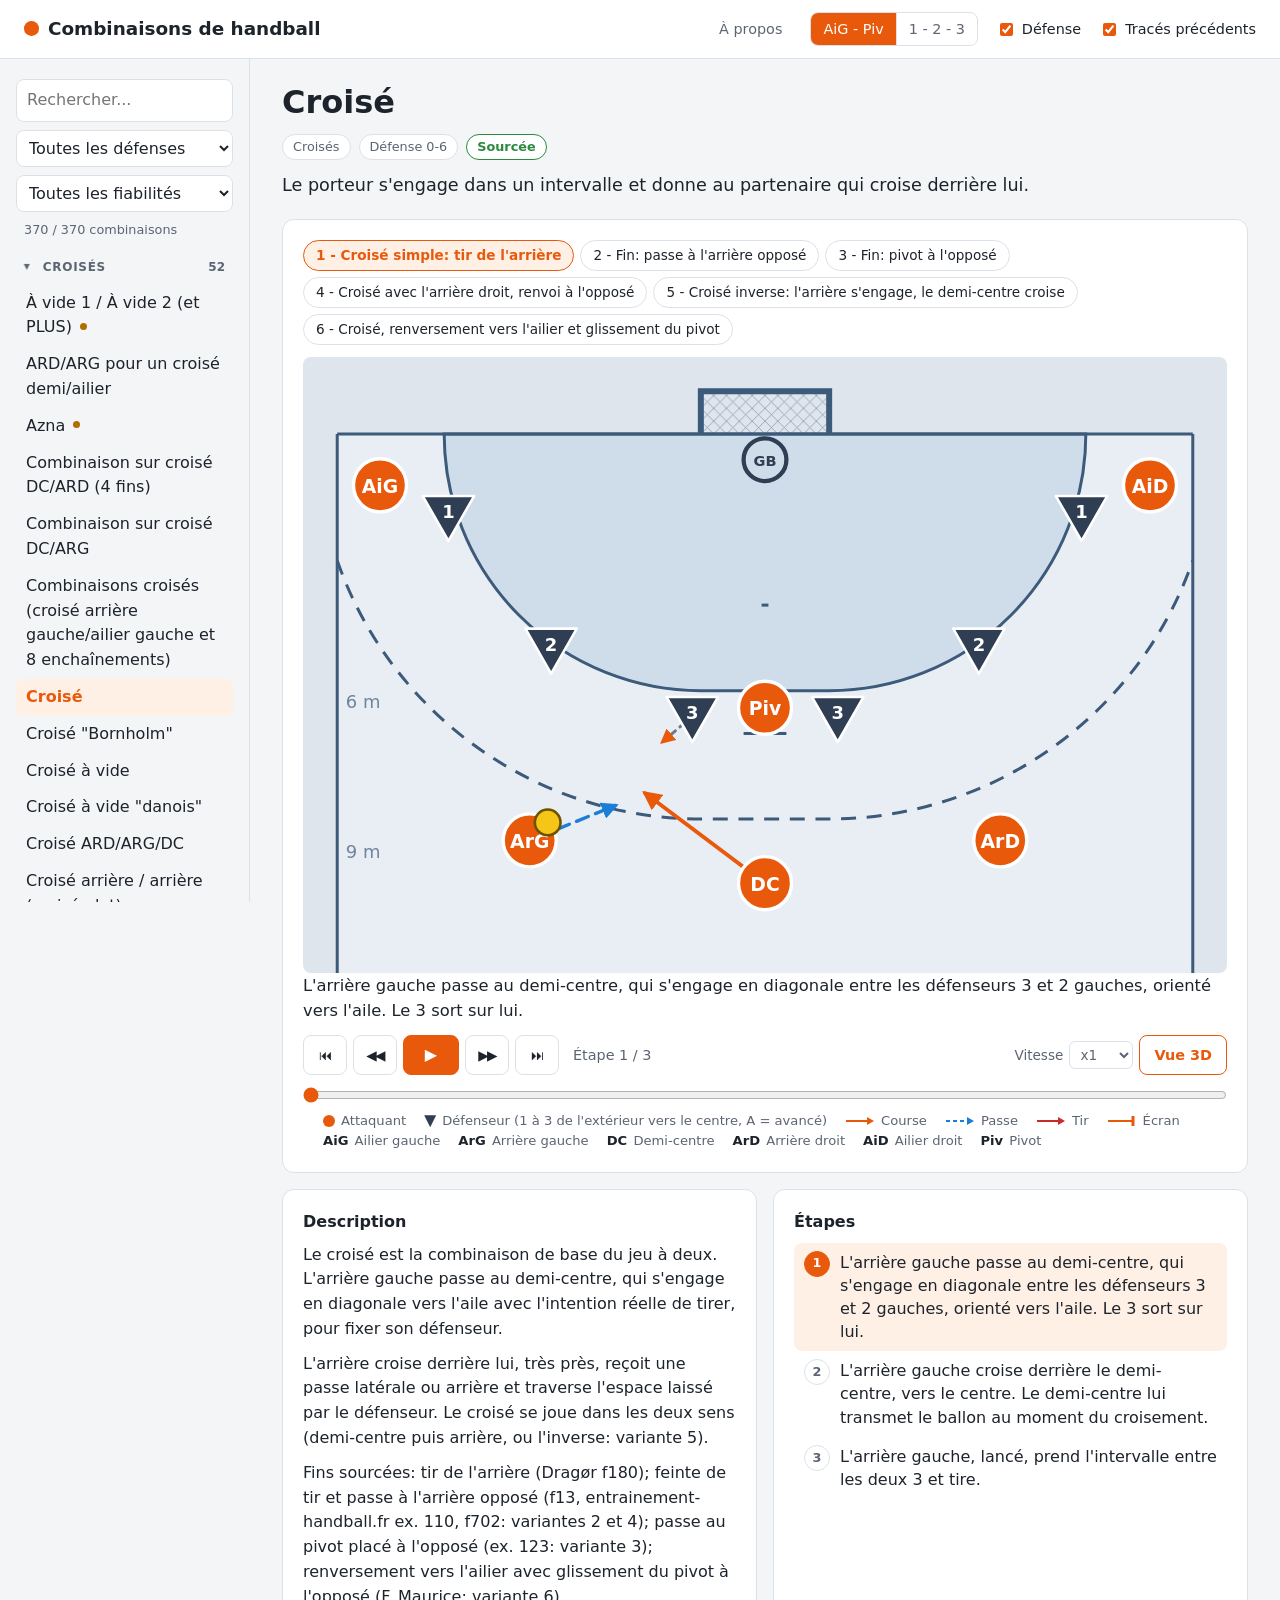
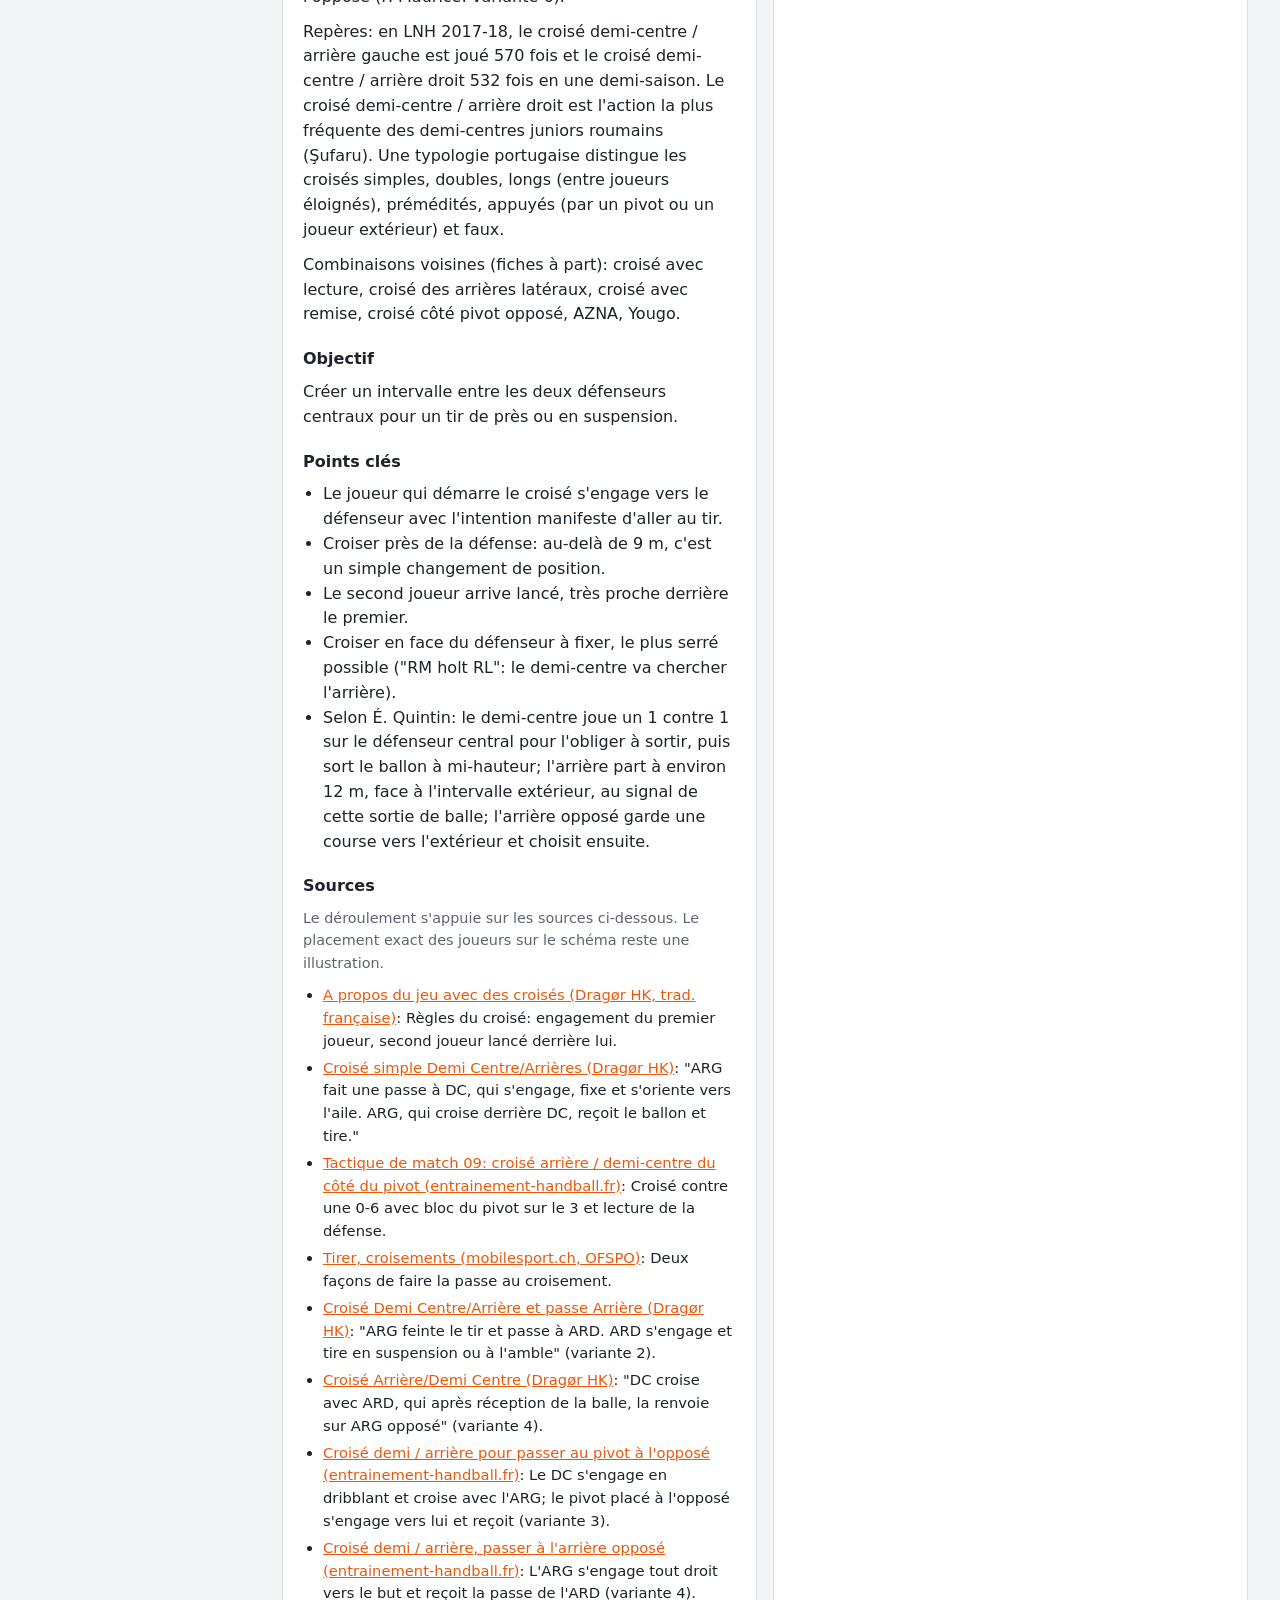
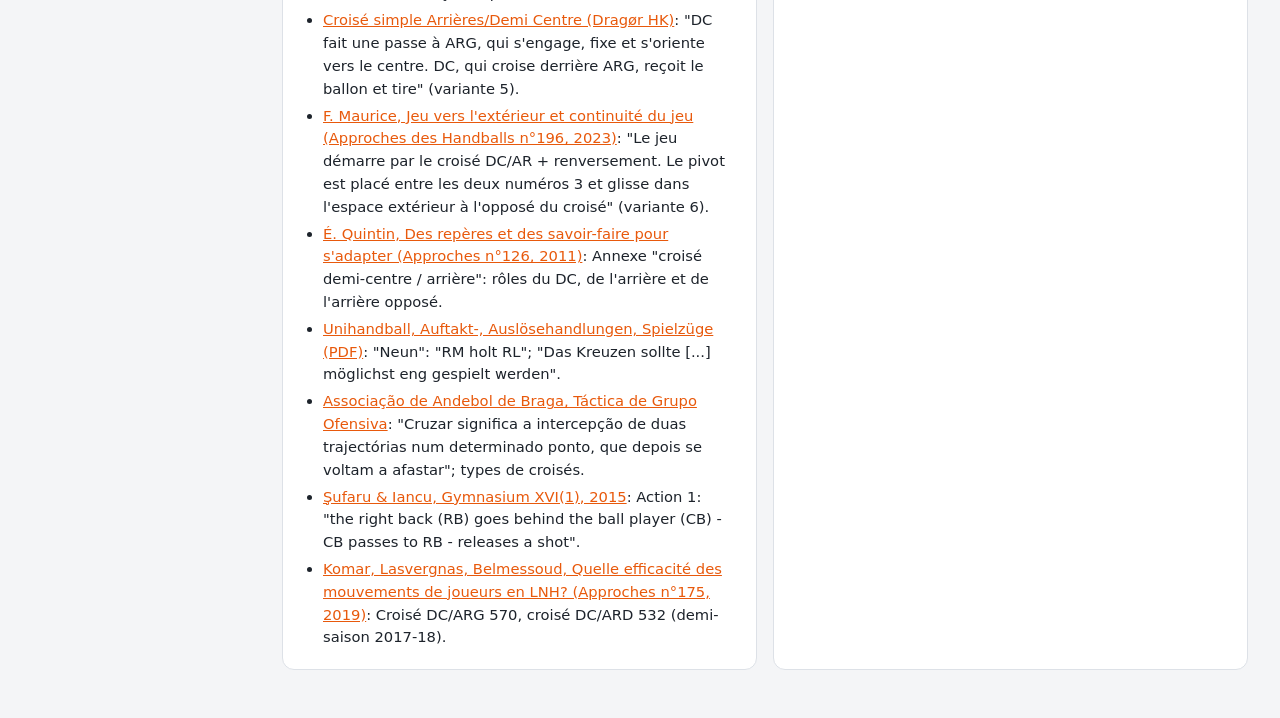
<file: index.html>
<!doctype html>
<html lang="fr">
<head>
  <meta charset="utf-8">
  <meta name="viewport" content="width=device-width, initial-scale=1">
  <title>Combinaisons de handball</title>
  <meta name="description" content="Répertoire des combinaisons d'attaque en handball, avec schémas animés étape par étape.">
  <link rel="icon" href="data:image/svg+xml,<svg xmlns='http://www.w3.org/2000/svg' viewBox='0 0 32 32'><circle cx='16' cy='16' r='14' fill='%23e8590c'/><path d='M4 16h24M16 2c5 4 5 24 0 28M16 2c-5 4-5 24 0 28' stroke='white' stroke-width='2' fill='none'/></svg>">
  <link rel="stylesheet" href="css/style.css">
</head>
<body>
  <header class="entete">
    <button type="button" id="ouvrir-menu" class="bouton-menu" aria-controls="menu" aria-expanded="false">
      <svg viewBox="0 0 20 20" aria-hidden="true"><path d="M3 5h14M3 10h14M3 15h14"/></svg>
      Combinaisons
    </button>
    <h1><a href="./" data-route="">Combinaisons de handball</a></h1>
    <div class="options">
      <a class="lien-a-propos" href="#a-propos" data-route="a-propos">À propos</a>
      <div class="bascule" role="group" aria-label="Libellés des joueurs">
        <button type="button" data-libelles="postes">AiG - Piv</button>
        <button type="button" data-libelles="numeros">1 - 2 - 3</button>
      </div>
      <label class="case"><input type="checkbox" id="opt-defense"> Défense</label>
      <label class="case"><input type="checkbox" id="opt-traces"> <span class="long">Tracés précédents</span><span class="court">Tracés</span></label>
    </div>
  </header>

  <div class="mise-en-page">
    <nav class="menu" id="menu" aria-label="Combinaisons">
      <div class="menu-entete">
        <span>Combinaisons</span>
        <button type="button" id="fermer-menu" aria-label="Fermer la liste">
          <svg viewBox="0 0 20 20" aria-hidden="true"><path d="M5 5l10 10M15 5L5 15"/></svg>
        </button>
      </div>
      <input type="search" id="recherche" placeholder="Rechercher..." aria-label="Rechercher une combinaison">
      <select id="filtre-defense" aria-label="Filtrer par défense">
        <option value="">Toutes les défenses</option>
      </select>
      <select id="filtre-fiabilite" aria-label="Filtrer par fiabilité">
        <option value="">Toutes les fiabilités</option>
        <option value="sourcee">Sourcées</option>
        <option value="partielle">Partiellement sourcées</option>
        <option value="a-verifier">À vérifier</option>
      </select>
      <p id="compteur-liste" class="compteur-liste"></p>
      <div id="liste"></div>
      <a class="lien-a-propos-menu" href="#a-propos" data-route="a-propos">À propos du site</a>
    </nav>

    <main class="contenu">
      <div id="vue-fiche">
      <div class="titre-bloc">
        <h2 id="titre"></h2>
        <p id="alias" class="alias"></p>
        <div id="meta" class="meta"></div>
        <p id="resume" class="resume"></p>
      </div>

      <section class="carte schema-carte" aria-label="Schéma animé">
        <div id="variantes" class="variantes" role="group" aria-label="Variantes"></div>
        <svg id="schema" viewBox="-10.8 -1.8 21.6 14.4" role="img" aria-label="Schéma de la combinaison sur un demi-terrain"></svg>
        <p id="texte-etape" class="texte-etape" aria-live="polite"></p>
        <div class="controles">
          <button type="button" id="debut" aria-label="Revenir au début" title="Début (Origine)">⏮</button>
          <button type="button" id="precedent" aria-label="Étape précédente" title="Étape précédente (flèche gauche)">◀◀</button>
          <button type="button" id="lecture" class="principal" aria-label="Lecture" title="Lecture / pause (Espace)">▶</button>
          <button type="button" id="suivant" aria-label="Étape suivante" title="Étape suivante (flèche droite)">▶▶</button>
          <button type="button" id="fin" aria-label="Aller à la fin" title="Fin (Fin)">⏭</button>
          <span id="compteur" class="compteur"></span>
          <label class="vitesse">Vitesse
            <select id="vitesse">
              <option value="0.5">x0,5</option>
              <option value="1">x1</option>
              <option value="1.5">x1,5</option>
              <option value="2">x2</option>
            </select>
          </label>
          <a id="lien-3d" class="bouton-3d" href="3d.html" title="Voir la combinaison en 3D, avec une caméra libre">Vue 3D</a>
        </div>
        <input type="range" id="curseur" min="0" max="1" step="0.001" value="0" aria-label="Position dans l'animation">
        <ul class="legende">
          <li><span class="sym att"></span> Attaquant</li>
          <li><span class="sym def"></span> Défenseur (1 à 3 de l'extérieur vers le centre, A = avancé)</li>
          <li><svg viewBox="0 0 30 10"><line x1="1" y1="5" x2="24" y2="5" class="l-course"/><path d="M22 1 L29 5 L22 9z" class="l-course-f"/></svg> Course</li>
          <li><svg viewBox="0 0 30 10"><line x1="1" y1="5" x2="24" y2="5" class="l-passe"/><path d="M22 1 L29 5 L22 9z" class="l-passe-f"/></svg> Passe</li>
          <li><svg viewBox="0 0 30 10"><line x1="1" y1="5" x2="24" y2="5" class="l-tir"/><path d="M22 1 L29 5 L22 9z" class="l-tir-f"/></svg> Tir</li>
          <li><svg viewBox="0 0 30 10"><line x1="1" y1="5" x2="26" y2="5" class="l-course"/><line x1="26" y1="0" x2="26" y2="10" class="l-ecran"/></svg> Écran</li>
        </ul>
        <ul id="legende-postes" class="legende-postes"></ul>
      </section>

      <div class="grille">
        <section class="carte">
          <h3>Description</h3>
          <div id="description"></div>
          <h3>Objectif</h3>
          <p id="objectif"></p>
          <h3>Points clés</h3>
          <ul id="points"></ul>
          <h3>Sources</h3>
          <p id="fiabilite-texte" class="fiabilite-texte"></p>
          <ul id="sources" class="sources"></ul>
        </section>
        <section class="carte">
          <h3>Étapes</h3>
          <ol id="etapes" class="etapes"></ol>
        </section>
      </div>
      </div>

      <article id="vue-a-propos" class="a-propos" hidden>
        <h2>À propos</h2>
        <p class="resume">Ce site recense les combinaisons d'attaque placée du handball, avec pour chacune une description, ses variantes et un schéma animé étape par étape.</p>

        <div class="stats" aria-label="Contenu du site">
          <div><b data-stat="fiches"></b><span>combinaisons</span></div>
          <div><b data-stat="variantes"></b><span>variantes</span></div>
          <div><b data-stat="sourcees"></b><span>suivent une source pas à pas</span></div>
          <div><b data-stat="liens"></b><span>pages citées en source</span></div>
        </div>

        <section class="carte">
          <h3>Ce que contient le site</h3>
          <p>Les combinaisons sont rangées en <span data-stat="categories"></span> catégories: croisés, jeu avec le pivot, écrans et blocs, ailiers, circulation, systèmes complets, combinaisons à nom de pays, jeu contre les défenses 5-1, 3-2-1 et 4-2 et contre une défense individuelle, jets francs et remises en jeu, supériorité numérique (dont le 7 contre 6) et infériorité numérique.</p>
          <p>Beaucoup de combinaisons ont plusieurs fins: elles apparaissent en variantes au-dessus du schéma. Certaines variantes jouent contre une autre défense ou partent d'un autre porteur que la variante 1.</p>
        </section>

        <section class="carte">
          <h3>Lire un schéma</h3>
          <ul>
            <li>Le but est en haut. La gauche et la droite sont celles des attaquants, qui font face au but.</li>
            <li>Les attaquants sont des ronds orange. Les libellés sont au choix, en haut de la page: postes (AiG, ArG, DC, ArD, AiD, Piv) ou numéros (1 ailier gauche, 2 arrière gauche, 3 demi-centre, 4 arrière droit, 5 ailier droit, 6 pivot; 7 pour le 7e joueur de champ).</li>
            <li>Les défenseurs sont des triangles, numérotés de 1 (extérieur) à 3 (centre) de chaque côté. "A" désigne l'avancé d'une défense 5-1 ou 3-2-1, ou les deux avancés d'une 4-2. Dans les textes, "le 2 gauche" est le défenseur numéro 2 situé à la gauche de l'attaque.</li>
            <li>Flèche pleine: course. Flèche en tirets bleus: passe. Flèche rouge: tir. Trait en T au bout d'une course: écran ou bloc.</li>
            <li>Les commandes sous le schéma permettent de lire, de mettre en pause, d'avancer ou de reculer d'une étape, et le curseur de rembobiner. Au clavier: Espace, flèche gauche et flèche droite. Cliquer sur une étape de la liste la rejoue.</li>
            <li>Les joueurs exclus (supériorité ou infériorité numérique) ne sont pas affichés.</li>
            <li>Le bouton "Vue 3D" montre la même combinaison sur un terrain en 3D. La caméra se tourne en glissant, se rapproche à la molette ou en pinçant, et propose des vues toutes prêtes (derrière l'attaque, de dessus, depuis le but, de côté). Elle peut suivre le ballon ou un joueur: il suffit de cliquer dessus. Les gestes (course, passe, réception, tir, écran) sont une illustration déduite du schéma.</li>
          </ul>
        </section>

        <section class="carte">
          <h3>Fiabilité des fiches</h3>
          <p>Chaque fiche porte un badge:</p>
          <ul>
            <li><b class="ok">Sourcée</b>: le déroulement suit une source qui le décrit étape par étape.</li>
            <li><b class="moyen">Partiellement sourcée</b>: les sources confirment le principe, mais une partie est reconstituée (source très courte, forum, schéma illisible). La description dit ce qui a été interprété.</li>
          </ul>
          <p>Dans tous les cas:</p>
          <ul>
            <li>Le placement exact des joueurs est une illustration: les sources décrivent qui court où et qui passe à qui, rarement à quel mètre près.</li>
            <li>Beaucoup de fiches danoises et allemandes nomment les défenseurs du point de vue de la défense. Elles ont été converties vers la gauche et la droite de l'attaque. Quand le texte d'une source contredit son schéma, la fiche suit le schéma et le signale.</li>
            <li>Quelques variantes s'arrêtent sans tir, quand la source ne décrit pas de fin.</li>
            <li>Les noms varient d'un club à l'autre: une même combinaison peut porter plusieurs noms (indiqués sous le titre), et un même nom peut désigner des combinaisons différentes (signalé dans la description).</li>
          </ul>
        </section>

        <section class="carte">
          <h3>D'où viennent les combinaisons</h3>
          <ul>
            <li><b>Danemark</b>: les fiches d'entraînement du club Dragør HK (Werner Fog-Hansen), dont la plupart ont été traduites en français par des clubs français, et leurs versions danoise et anglaise.</li>
            <li><b>France</b>: la revue technique de la Fédération française de handball, "Approches du Handball" (n°108 à 214), les fiches "Tactique de match" d'entrainement-handball.fr, la série "C'est quoi...?" de Bogny Handball, des fiches de ligues et de comités.</li>
            <li><b>Allemagne</b>: handballtraining.de, les archives de handballhaus.de, des documents de formation d'entraîneurs (fédération de Bavière, Unihandball) et le forum handballecke.de.</li>
            <li><b>Espagne</b>: les travaux de Juan de Dios Román Seco et de Juan Antón, des articles de e-balonmano.com et de la fédération madrilène, l'analyse de la sélection espagnole, des forums d'entraîneurs.</li>
            <li><b>République tchèque et Europe du Nord</b>: un mémoire de l'Université Charles de Prague sur les combinaisons de 6 équipes de 1re division, des publications d'entraîneurs scandinaves et des articles scientifiques.</li>
          </ul>
          <p>Chaque fiche liste ses sources, avec un lien et ce que dit la source. Sites les plus cités:</p>
          <ul id="liste-domaines" class="domaines"></ul>
        </section>

        <section class="carte">
          <h3>Limites</h3>
          <ul>
            <li>Les numéros 1 à 107 d'"Approches du Handball", les fiches payantes d'entrainement-handball.fr et les vidéos n'ont pas pu être exploités.</li>
            <li>Certains liens (forum balonmano.mforos.com, calheat.com) refusent les robots mais s'ouvrent normalement dans un navigateur. Les pages de handballhaus.de, site fermé, sont citées via leurs archives.</li>
            <li>Des combinaisons sont citées par leur nom dans les sources, sans description exploitable. Elles n'ont donc pas de fiche:</li>
          </ul>
          <p class="noms-sans-fiche">La Pamela, La Hongroise, La Banban, Göteborg, La Peaky, Yago Ciseaux, La Six à gauche (entrainement-handball.fr); Hep, London, Essen, Centrale, Islandais, Spanish, Double espagnol, criss/cross, Serbe, Sousse, Sortie poste pivot ("Approches du Handball"); la danesa, la polaca, fai-fai (forum espagnol); Check-Kreuzen, Polen H10, Freiwurf Tschechoslowakei 1970, Leipzig D09, Rostock rotieren 2 à 7, Russe, Jugo, Döner (sources allemandes); Kung-Fu arrière-ailier et ailier-arrière, et une dizaine d'autres fiches payantes.</p>
          <p>Si tu connais l'une d'elles, ou si une fiche ne correspond pas à ce qui se joue dans ton club, signale-le.</p>
        </section>

        <section class="carte">
          <h3>Proposer une correction</h3>
          <p>Les données du site sont dans le dépôt GitHub: <a href="https://github.com/cesar-lizurey/combinaisons-handball">github.com/cesar-lizurey/combinaisons-handball</a>. Pour signaler une erreur, proposer une variante ou une combinaison manquante, ouvre un ticket dans <a href="https://github.com/cesar-lizurey/combinaisons-handball/issues">l'onglet "Issues"</a>, en précisant la fiche et, si possible, ta source. Le README du dépôt explique le format des fiches.</p>
        </section>

        <section class="carte">
          <h3>Auteur et contact</h3>
          <p>Ce recueil de combinaisons a été créé par <a href="https://cesar.lizurey.fr">César Lizurey</a>. Tu peux le contacter à l'adresse <a href="mailto:cesar@lizurey.fr">cesar@lizurey.fr</a>.</p>
        </section>
      </article>
    </main>
  </div>

  <script src="js/config.js"></script>
  <script src="js/timeline.js"></script>
  <script src="js/combinaisons.js"></script>
  <!-- Lots supplémentaires: chaque fichier fait window.COMBINAISONS.push(...) -->
  <script src="js/donnees/lot-1a.js"></script>
  <script src="js/donnees/lot-2.js"></script>
  <script src="js/donnees/lot-3a.js"></script>
  <script src="js/donnees/lot-4a.js"></script>
  <script src="js/donnees/lot-5a.js"></script>
  <script src="js/donnees/lot-6a.js"></script>
  <script src="js/donnees/lot-7a.js"></script>
  <script src="js/donnees/lot-9a.js"></script>
  <script src="js/donnees/lot-8a.js"></script>
  <script src="js/donnees/lot-7b.js"></script>
  <script src="js/donnees/lot-1b.js"></script>
  <script src="js/donnees/lot-9b.js"></script>
  <script src="js/donnees/lot-8b.js"></script>
  <script src="js/donnees/lot-6b.js"></script>
  <script src="js/donnees/lot-5b.js"></script>
  <script src="js/donnees/lot-3b.js"></script>
  <script src="js/donnees/lot-4b.js"></script>
  <script src="js/app.js"></script>
</body>
</html>
</file>
<file: css/style.css>
:root {
  --fond: #f4f5f7;
  --surface: #ffffff;
  --texte: #1d232b;
  --texte-doux: #5b6573;
  --bordure: #dde1e7;
  --accent: #e8590c;
  --accent-doux: #fff0e6;

  --sol: #e9eef4;
  --sol-ext: #dfe5ec;
  --zone: #cfdcea;
  --ligne: #3c5a7a;
  --attaque: #e8590c;
  --attaque-texte: #ffffff;
  --defense: #2f3e52;
  --defense-texte: #ffffff;
  --ballon: #f5c518;
  --ballon-bord: #6b5300;
  --passe: #1c7ed6;
  --tir: #c92a2a;
  --course-def: #6c7a8c;
  --ok: #2b8a3e;
  --moyen: #b06d00;
  --alerte: #c92a2a;
}

@media (prefers-color-scheme: dark) {
  :root:not([data-theme="light"]) {
    --fond: #12161c;
    --surface: #1b2129;
    --texte: #e6e9ee;
    --texte-doux: #9aa5b3;
    --bordure: #2c3540;
    --accent: #ff8a3d;
    --accent-doux: #3a2617;

    --sol: #1f2a36;
    --sol-ext: #18212b;
    --zone: #284057;
    --ligne: #a9c1db;
    --attaque: #ff7a2e;
    --attaque-texte: #1a1009;
    --defense: #c9d3df;
    --defense-texte: #18212b;
    --ballon: #ffd43b;
    --ballon-bord: #2b2200;
    --passe: #4dabf7;
    --tir: #ff6b6b;
    --course-def: #8b98a8;
    --ok: #69db7c;
    --moyen: #ffc078;
    --alerte: #ff8787;
  }
}

:root[data-theme="dark"] {
  --fond: #12161c;
  --surface: #1b2129;
  --texte: #e6e9ee;
  --texte-doux: #9aa5b3;
  --bordure: #2c3540;
  --accent: #ff8a3d;
  --accent-doux: #3a2617;
  --sol: #1f2a36;
  --sol-ext: #18212b;
  --zone: #284057;
  --ligne: #a9c1db;
  --attaque: #ff7a2e;
  --attaque-texte: #1a1009;
  --defense: #c9d3df;
  --defense-texte: #18212b;
  --ballon: #ffd43b;
  --ballon-bord: #2b2200;
  --passe: #4dabf7;
  --tir: #ff6b6b;
  --course-def: #8b98a8;
  --ok: #69db7c;
  --moyen: #ffc078;
  --alerte: #ff8787;
}

* { box-sizing: border-box; }

body {
  margin: 0;
  background: var(--fond);
  color: var(--texte);
  font: 16px/1.55 system-ui, -apple-system, "Segoe UI", Roboto, sans-serif;
}

button, input, select { font: inherit; color: inherit; }

/* ---------- En-tête ---------- */

.entete {
  display: flex;
  flex-wrap: wrap;
  align-items: center;
  justify-content: space-between;
  gap: 12px 24px;
  padding: 12px 24px;
  background: var(--surface);
  border-bottom: 1px solid var(--bordure);
  position: sticky;
  top: 0;
  z-index: 10;
}
.entete h1 { margin: 0; font-size: 1.15rem; }
.entete h1 a { color: inherit; text-decoration: none; }
.entete h1 a::before {
  content: "";
  display: inline-block;
  width: 0.8em; height: 0.8em;
  margin-right: 0.5em;
  border-radius: 50%;
  background: var(--accent);
  vertical-align: -0.05em;
}
.options { display: flex; flex-wrap: wrap; align-items: center; gap: 10px 18px; }

.bascule { display: inline-flex; border: 1px solid var(--bordure); border-radius: 8px; overflow: hidden; }
.bascule button {
  border: 0; background: transparent; padding: 5px 12px; cursor: pointer;
  font-size: 0.9rem; color: var(--texte-doux);
}
.bascule button + button { border-left: 1px solid var(--bordure); }
.bascule button[aria-pressed="true"] { background: var(--accent); color: #fff; }

.case { display: inline-flex; align-items: center; gap: 6px; font-size: 0.9rem; cursor: pointer; }
.case input { accent-color: var(--accent); }

/* ---------- Mise en page ---------- */

.mise-en-page {
  display: grid;
  grid-template-columns: 250px minmax(0, 1fr);
  max-width: 1280px;
  margin: 0 auto;
}

.menu {
  position: sticky;
  top: 57px;
  align-self: start;
  height: calc(100vh - 57px);
  overflow-y: auto;
  padding: 20px 16px;
  border-right: 1px solid var(--bordure);
}
.menu input[type="search"] {
  width: 100%;
  padding: 8px 10px;
  border: 1px solid var(--bordure);
  border-radius: 8px;
  background: var(--surface);
}
.menu select {
  width: 100%;
  margin-top: 8px;
  padding: 7px 8px;
  border: 1px solid var(--bordure);
  border-radius: 8px;
  background: var(--surface);
}
.compteur-liste { margin: 8px 8px 0; font-size: 0.8rem; color: var(--texte-doux); }
.menu summary {
  display: flex;
  align-items: center;
  justify-content: space-between;
  gap: 8px;
  margin: 14px 0 4px;
  padding: 4px 8px;
  border-radius: 6px;
  cursor: pointer;
  font-size: 0.75rem;
  font-weight: 700;
  text-transform: uppercase;
  letter-spacing: 0.06em;
  color: var(--texte-doux);
  list-style: none;
}
.menu summary::-webkit-details-marker { display: none; }
.menu summary::before { content: "▸"; margin-right: 4px; transition: transform 0.15s; }
.menu details[open] > summary::before { transform: rotate(90deg); }
.menu summary span:first-child { flex: 1; }
.menu summary:hover { background: var(--sol); }
.menu summary .nb { font-weight: 600; letter-spacing: 0; }
.menu ul { list-style: none; margin: 0; padding: 0; }
.menu a {
  display: block;
  padding: 6px 10px;
  border-radius: 6px;
  color: inherit;
  text-decoration: none;
}
.menu a:hover { background: var(--sol); }
.menu a[aria-current="true"] { background: var(--accent-doux); color: var(--accent); font-weight: 600; }
.menu .vide { color: var(--texte-doux); font-size: 0.9rem; padding: 0 8px; }

.contenu { padding: 24px 32px 48px; min-width: 0; }

.titre-bloc h2 { margin: 0; font-size: 2rem; line-height: 1.2; }
.alias { margin: 4px 0 0; color: var(--texte-doux); font-style: italic; }
.meta { display: flex; flex-wrap: wrap; gap: 8px; margin: 12px 0; }
.puce {
  padding: 2px 10px;
  border-radius: 999px;
  border: 1px solid var(--bordure);
  font-size: 0.8rem;
  color: var(--texte-doux);
  background: var(--surface);
}
.puce.fiabilite { cursor: pointer; font-weight: 600; }
.puce.fiabilite.sourcee { color: var(--ok); border-color: var(--ok); }
.puce.fiabilite.partielle { color: var(--moyen); border-color: var(--moyen); }
.puce.fiabilite.a-verifier { color: var(--alerte); border-color: var(--alerte); }

.menu .marque {
  display: inline-block;
  width: 7px; height: 7px;
  margin-left: 8px;
  border-radius: 50%;
  vertical-align: 0.15em;
}
.marque.partielle { background: var(--moyen); }
.marque.a-verifier { background: var(--alerte); }

.fiabilite-texte { color: var(--texte-doux); font-size: 0.9rem; }
.sources { font-size: 0.92rem; }
.sources li + li { margin-top: 4px; }
.sources a { color: var(--accent); }

.resume { font-size: 1.1rem; margin: 0 0 20px; max-width: 70ch; }

.carte {
  background: var(--surface);
  border: 1px solid var(--bordure);
  border-radius: 12px;
  padding: 20px;
}
.carte h3 { margin: 0 0 8px; font-size: 1rem; }
.carte h3:not(:first-child) { margin-top: 20px; }
.carte p { margin: 0 0 10px; }
.carte ul { margin: 0; padding-left: 20px; }
.carte ul + p { margin-top: 12px; }

.grille {
  display: grid;
  grid-template-columns: repeat(2, minmax(0, 1fr));
  gap: 16px;
  margin-top: 16px;
}

/* ---------- Schéma ---------- */

.variantes { display: flex; flex-wrap: wrap; gap: 6px; margin-bottom: 12px; }
.variantes[hidden] { display: none; }
.variantes button {
  border: 1px solid var(--bordure);
  background: transparent;
  border-radius: 999px;
  padding: 4px 12px;
  font-size: 0.85rem;
  cursor: pointer;
}
.variantes button[aria-pressed="true"] { border-color: var(--accent); background: var(--accent-doux); color: var(--accent); font-weight: 600; }

#schema { display: block; width: 100%; height: auto; border-radius: 8px; user-select: none; }

.sol-ext { fill: var(--sol-ext); }
.sol { fill: var(--sol); }
.zone { fill: var(--zone); stroke: var(--ligne); stroke-width: 0.07; }
.ligne { fill: none; stroke: var(--ligne); stroke-width: 0.07; }
.ligne.neuf { stroke-dasharray: 0.35 0.25; }
.but { fill: url(#filet); }
.filet { stroke: var(--ligne); stroke-width: 0.02; opacity: 0.5; }
.poteaux { fill: none; stroke: var(--ligne); stroke-width: 0.14; }
.cote { font-size: 0.42px; fill: var(--ligne); opacity: 0.7; }

.traces path, .traces line { fill: none; stroke-linecap: round; }
.course.att { stroke: var(--attaque); stroke-width: 0.09; }
.course.def { stroke: var(--course-def); stroke-width: 0.07; stroke-dasharray: 0.12 0.14; }
.passe { stroke: var(--passe); stroke-width: 0.08; stroke-dasharray: 0.3 0.18; }
.tir { stroke: var(--tir); stroke-width: 0.1; }
.ecran { stroke: var(--attaque); stroke-width: 0.16; }
.mk-course { fill: var(--attaque); }
.mk-passe { fill: var(--passe); }
.mk-tir { fill: var(--tir); }
.traces.anciennes { opacity: 0.22; }

.joueur text {
  text-anchor: middle;
  dominant-baseline: central;
  font-weight: 700;
  pointer-events: none;
}
.attaquant circle { fill: var(--attaque); stroke: var(--surface); stroke-width: 0.08; }
.attaquant text { fill: var(--attaque-texte); font-size: 0.44px; }
#schema.numeros .attaquant text { font-size: 0.62px; }
.defenseur path { fill: var(--defense); stroke: var(--surface); stroke-width: 0.06; }
.defenseur text { fill: var(--defense-texte); font-size: 0.42px; }
.gardien circle { fill: none; stroke: var(--defense); stroke-width: 0.1; }
.gardien text { fill: var(--defense); font-size: 0.34px; }
.sans-defense .defenseur, .sans-defense .gardien { display: none; }

.ballon { fill: var(--ballon); stroke: var(--ballon-bord); stroke-width: 0.06; }

.texte-etape {
  min-height: 3.2em;
  margin: 14px 0 8px;
  font-size: 1.02rem;
}

.controles { display: flex; flex-wrap: wrap; align-items: center; gap: 6px; }
.controles button {
  min-width: 44px;
  height: 40px;
  padding: 0 10px;
  border: 1px solid var(--bordure);
  border-radius: 8px;
  background: var(--surface);
  cursor: pointer;
  font-size: 0.85rem;
  letter-spacing: -0.12em;
}
.controles button:hover { border-color: var(--accent); }
.controles button.principal { background: var(--accent); border-color: var(--accent); color: #fff; min-width: 56px; letter-spacing: 0; font-size: 1rem; }
.compteur { margin-left: 8px; color: var(--texte-doux); font-variant-numeric: tabular-nums; font-size: 0.9rem; }
.vitesse { margin-left: auto; font-size: 0.85rem; color: var(--texte-doux); display: inline-flex; align-items: center; gap: 6px; }
.vitesse select { padding: 4px 6px; border: 1px solid var(--bordure); border-radius: 6px; background: var(--surface); }
.bouton-3d {
  display: inline-flex;
  align-items: center;
  height: 40px;
  padding: 0 14px;
  border: 1px solid var(--accent);
  border-radius: 8px;
  color: var(--accent);
  font-weight: 600;
  font-size: 0.9rem;
  text-decoration: none;
}
.bouton-3d:hover { background: var(--accent-doux); }

#curseur { width: 100%; margin: 12px 0 4px; accent-color: var(--accent); }

.legende, .legende-postes {
  display: flex;
  flex-wrap: wrap;
  gap: 6px 18px;
  list-style: none;
  margin: 10px 0 0;
  padding: 0;
  font-size: 0.82rem;
  color: var(--texte-doux);
}
.legende li { display: inline-flex; align-items: center; gap: 6px; }
.legende svg { width: 30px; height: 10px; }
.legende .sym { display: inline-block; width: 12px; height: 12px; }
.legende .sym.att { background: var(--attaque); border-radius: 50%; }
.legende .sym.def { background: var(--defense); clip-path: polygon(0 0, 100% 0, 50% 100%); }
.l-course { stroke: var(--attaque); stroke-width: 2; }
.l-course-f { fill: var(--attaque); }
.l-passe { stroke: var(--passe); stroke-width: 2; stroke-dasharray: 4 3; }
.l-passe-f { fill: var(--passe); }
.l-tir { stroke: var(--tir); stroke-width: 2; }
.l-tir-f { fill: var(--tir); }
.l-ecran { stroke: var(--attaque); stroke-width: 3; }
.legende-postes b { color: var(--texte); margin-right: 2px; }

/* ---------- Étapes ---------- */

.etapes { margin: 0; padding: 0; list-style: none; counter-reset: etape; }
.etapes li { counter-increment: etape; }
.etapes button {
  display: flex;
  gap: 10px;
  width: 100%;
  text-align: left;
  padding: 8px 10px;
  border: 0;
  border-radius: 8px;
  background: transparent;
  cursor: pointer;
  line-height: 1.45;
}
.etapes button::before {
  content: counter(etape);
  flex: none;
  width: 24px; height: 24px;
  border-radius: 50%;
  display: grid;
  place-items: center;
  font-size: 0.8rem;
  font-weight: 700;
  border: 1px solid var(--bordure);
  color: var(--texte-doux);
}
.etapes button:hover { background: var(--sol); }
.etapes li.faite button::before { background: var(--sol); }
.etapes li.active button { background: var(--accent-doux); }
.etapes li.active button::before { background: var(--accent); border-color: var(--accent); color: #fff; }

/* ---------- À propos ---------- */

.lien-a-propos {
  color: var(--texte-doux);
  text-decoration: none;
  font-size: 0.9rem;
  padding: 5px 10px;
  border-radius: 8px;
}
.lien-a-propos:hover { color: var(--texte); background: var(--sol); }
.lien-a-propos[aria-current="true"] { color: var(--accent); background: var(--accent-doux); font-weight: 600; }

.a-propos { max-width: 860px; }
.a-propos h2 { margin: 0 0 8px; font-size: 2rem; }
.a-propos .carte + .carte { margin-top: 16px; }
.a-propos .carte ul { padding-left: 20px; }
.a-propos .carte li + li { margin-top: 6px; }
.a-propos a { color: var(--accent); }
.a-propos b.ok { color: var(--ok); }
.a-propos b.moyen { color: var(--moyen); }

.stats {
  display: grid;
  grid-template-columns: repeat(4, minmax(0, 1fr));
  gap: 12px;
  margin: 0 0 20px;
}
.stats > div {
  background: var(--surface);
  border: 1px solid var(--bordure);
  border-radius: 12px;
  padding: 14px 16px;
}
.stats b { display: block; font-size: 1.8rem; line-height: 1.1; color: var(--accent); font-variant-numeric: tabular-nums; }
.stats span { font-size: 0.85rem; color: var(--texte-doux); }

.a-propos .domaines {
  list-style: none;
  padding: 0;
  display: grid;
  grid-template-columns: repeat(2, minmax(0, 1fr));
  gap: 4px 24px;
  font-size: 0.9rem;
}
.a-propos .domaines li { display: flex; justify-content: space-between; gap: 8px; margin: 0; border-bottom: 1px solid var(--bordure); padding: 3px 0; }
.a-propos .domaines li + li { margin-top: 0; }
.a-propos .domaines .nb, .a-propos .domaines .autres { color: var(--texte-doux); }
.noms-sans-fiche { font-size: 0.9rem; color: var(--texte-doux); }

/* ---------- Liste en plein écran (mobile) ---------- */

.bouton-menu, .menu-entete, .lien-a-propos-menu, .case .court { display: none; }
.bouton-menu svg, .menu-entete svg {
  width: 20px; height: 20px;
  fill: none; stroke: currentColor; stroke-width: 2; stroke-linecap: round;
}

/* ---------- Petits écrans ---------- */

@media (max-width: 900px) {
  .mise-en-page { grid-template-columns: minmax(0, 1fr); }

  .entete { padding: 10px 16px; position: static; gap: 10px 12px; }
  .entete h1 { font-size: 1rem; flex: 1; min-width: 0; }
  .bouton-menu {
    display: inline-flex;
    align-items: center;
    gap: 8px;
    height: 44px;
    padding: 0 14px;
    border: 1px solid var(--bordure);
    border-radius: 10px;
    background: var(--surface);
    font-weight: 600;
    cursor: pointer;
  }
  .options { width: 100%; justify-content: space-between; gap: 8px; }
  .options .lien-a-propos { display: none; }
  .bascule button { min-height: 40px; }
  .case { min-height: 40px; }
  .case .long { display: none; }
  .case .court { display: inline; }

  /* La liste devient un panneau plein écran, ouvert par le bouton « Combinaisons ». */
  .menu {
    display: none;
    position: fixed;
    inset: 0;
    z-index: 30;
    height: 100%;
    overflow-y: auto;
    padding: 0 16px 32px;
    border: 0;
    background: var(--fond);
  }
  body.menu-ouvert { overflow: hidden; }
  body.menu-ouvert .menu { display: block; }
  .menu-entete {
    display: flex;
    align-items: center;
    justify-content: space-between;
    position: sticky;
    top: 0;
    z-index: 1;
    margin: 0 -16px 8px;
    padding: 8px 8px 8px 16px;
    background: var(--fond);
    border-bottom: 1px solid var(--bordure);
    font-weight: 700;
  }
  #fermer-menu {
    width: 44px; height: 44px;
    display: grid; place-items: center;
    border: 0; border-radius: 10px;
    background: transparent;
    cursor: pointer;
  }
  .menu input[type="search"], .menu select { min-height: 44px; }
  .menu input[type="search"] { position: sticky; top: 61px; z-index: 1; box-shadow: 0 -8px 0 var(--fond), 0 8px 0 var(--fond); }
  .menu a { display: flex; align-items: center; min-height: 44px; padding: 8px 10px; }
  .menu summary { min-height: 44px; margin: 6px 0 2px; }
  .lien-a-propos-menu { display: block; margin-top: 20px; color: var(--accent); }

  .contenu { padding: 16px 16px 40px; }
  .titre-bloc h2 { font-size: 1.6rem; }
  .resume { font-size: 1rem; margin-bottom: 14px; }

  /* Schéma sur toute la largeur, variantes sur une ligne qui défile. */
  .schema-carte { margin: 0 -16px; padding: 12px 8px 16px; border-radius: 0; border-left: 0; border-right: 0; }
  .variantes {
    flex-wrap: nowrap;
    overflow-x: auto;
    margin: 0 -8px 10px;
    padding: 0 8px 6px;
    scroll-snap-type: x proximity;
  }
  .variantes button { flex: none; white-space: nowrap; min-height: 40px; scroll-snap-align: start; }
  .texte-etape { margin: 10px 4px 8px; }
  .controles { gap: 6px; padding: 0 4px; }
  .controles button { min-width: 48px; height: 44px; }
  .vitesse { margin-left: 0; }
  .legende, .legende-postes { padding: 0 4px; }

  .grille { grid-template-columns: minmax(0, 1fr); }
  .grille > .carte:last-child { order: -1; } /* les étapes avant la description */
  .carte:not(.schema-carte) { padding: 16px; }
  .etapes button { min-height: 44px; }
  .vitesse select { min-height: 40px; }
  .bouton-3d { height: 44px; }
  .stats { grid-template-columns: repeat(2, minmax(0, 1fr)); }
  .a-propos .domaines { grid-template-columns: minmax(0, 1fr); }
}
</file>
